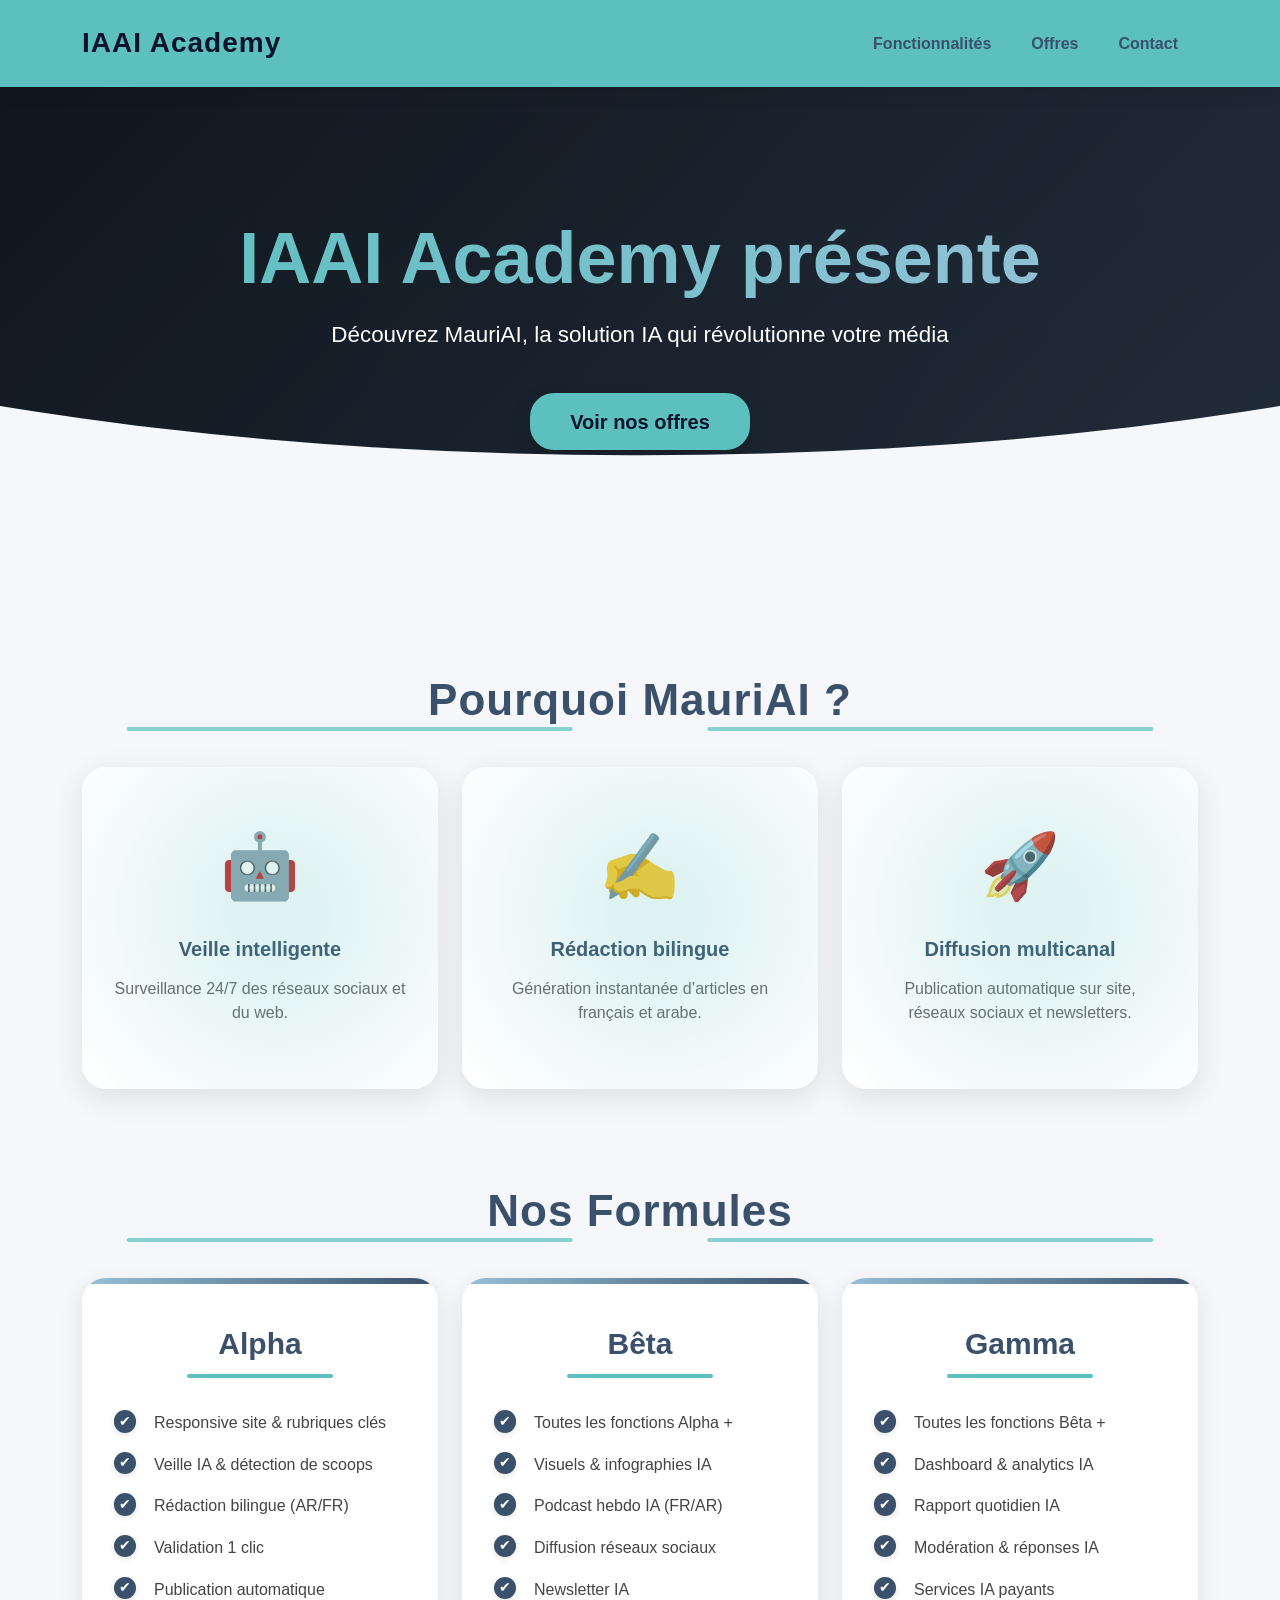
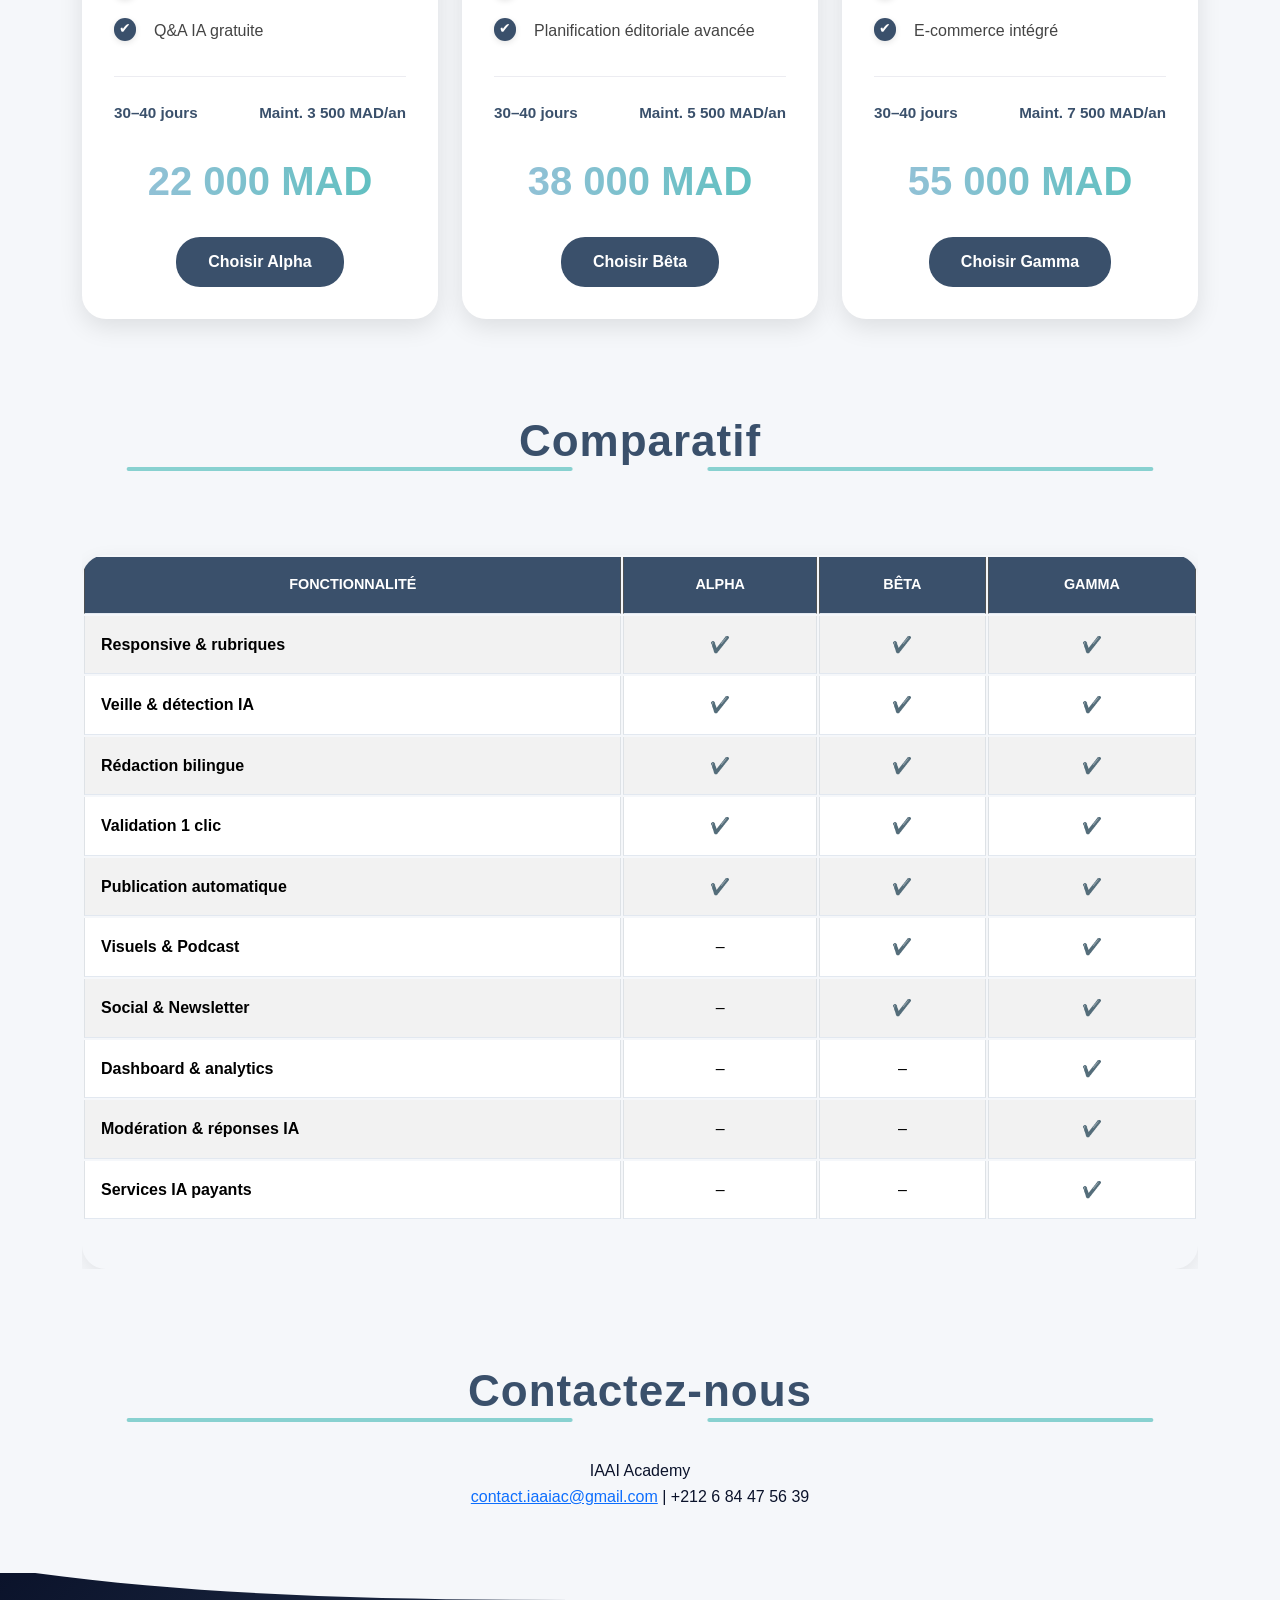
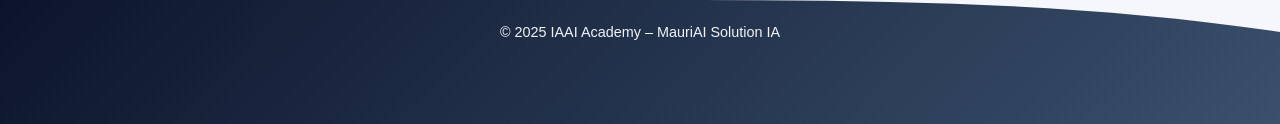
<file: index.html>
<!DOCTYPE html>
<html lang="fr">
<head>
  <meta charset="UTF-8">
  <meta name="viewport" content="width=device-width, initial-scale=1">
  <title>IAAI Academy & MauriAI</title>
  <!-- Bootstrap CSS -->
  <link href="https://cdn.jsdelivr.net/npm/bootstrap@5.3.0/dist/css/bootstrap.min.css" rel="stylesheet">
  <!-- AOS CSS for animations -->
  <link href="https://cdn.jsdelivr.net/npm/aos@2.3.1/dist/aos.css" rel="stylesheet">
  <!-- Custom Styles -->
  <link href="styles.css" rel="stylesheet">
</head>
<body>

  <!-- NAVBAR -->
  <nav class="navbar navbar-expand-lg navbar-light sticky-top">
    <div class="container">
      <a class="navbar-brand" href="#">IAAI Academy</a>
      <button class="navbar-toggler" type="button" data-bs-toggle="collapse" data-bs-target="#navMenu">
        <span class="navbar-toggler-icon"></span>
      </button>
      <div class="collapse navbar-collapse justify-content-end" id="navMenu">
        <ul class="navbar-nav">
          <li class="nav-item"><a class="nav-link" href="#features">Fonctionnalités</a></li>
          <li class="nav-item"><a class="nav-link" href="#pricing">Offres</a></li>
          <li class="nav-item"><a class="nav-link" href="#contact">Contact</a></li>
        </ul>
      </div>
    </div>
  </nav>

  <!-- HERO SECTION -->
  <header class="hero mb-5">
    <div class="overlay"></div>
    <div class="container text-center">
      <h1 data-aos="fade-down">IAAI Academy présente</h1>
      <p class="lead" data-aos="fade-up">Découvrez <strong>MauriAI</strong>, la solution IA qui révolutionne votre média</p>
      <a href="#pricing" class="btn btn-primary btn-lg" data-aos="zoom-in">Voir nos offres</a>
    </div>
    <div class="wave"></div>
  </header>

  <div class="container">

    <!-- FEATURES -->
    <h2 id="features" class="section-title" data-aos="fade-up">Pourquoi MauriAI ?</h2>
    <div class="row gy-5">
      <div class="col-md-4" data-aos="fade-up" data-aos-delay="100">
        <div class="feature">
          <div class="feature-icon">🤖</div>
          <h5>Veille intelligente</h5>
          <p>Surveillance 24/7 des réseaux sociaux et du web.</p>
        </div>
      </div>
      <div class="col-md-4" data-aos="fade-up" data-aos-delay="200">
        <div class="feature">
          <div class="feature-icon">✍️</div>
          <h5>Rédaction bilingue</h5>
          <p>Génération instantanée d’articles en français et arabe.</p>
        </div>
      </div>
      <div class="col-md-4" data-aos="fade-up" data-aos-delay="300">
        <div class="feature">
          <div class="feature-icon">🚀</div>
          <h5>Diffusion multicanal</h5>
          <p>Publication automatique sur site, réseaux sociaux et newsletters.</p>
        </div>
      </div>
    </div>

    <!-- PRICING PLANS -->
    <h2 id="pricing" class="section-title" data-aos="fade-up">Nos Formules</h2>
    <div class="row gy-5">
      <!-- Alpha Plan -->
      <div class="col-md-4" data-aos="zoom-in">
        <div class="pricing-card">
          <div class="pricing-header"><h4>Alpha</h4></div>
          <ul>
            <li>Responsive site & rubriques clés</li>
            <li>Veille IA & détection de scoops</li>
            <li>Rédaction bilingue (AR/FR)</li>
            <li>Validation 1 clic</li>
            <li>Publication automatique</li>
            <li>Q&A IA gratuite</li>
          </ul>
          <div class="pricing-meta"><span>30–40 jours</span><span>Maint. 3 500 MAD/an</span></div>
          <div class="pricing-price">22 000 MAD</div>
          <button class="btn-choose">Choisir Alpha</button>
        </div>
      </div>
      <!-- Beta Plan -->
      <div class="col-md-4" data-aos="zoom-in" data-aos-delay="100">
        <div class="pricing-card">
          <div class="pricing-header"><h4>Bêta</h4></div>
          <ul>
            <li>Toutes les fonctions Alpha +</li>
            <li>Visuels & infographies IA</li>
            <li>Podcast hebdo IA (FR/AR)</li>
            <li>Diffusion réseaux sociaux</li>
            <li>Newsletter IA</li>
            <li>Planification éditoriale avancée</li>
          </ul>
          <div class="pricing-meta"><span>30–40 jours</span><span>Maint. 5 500 MAD/an</span></div>
          <div class="pricing-price">38 000 MAD</div>
          <button class="btn-choose">Choisir Bêta</button>
        </div>
      </div>
      <!-- Gamma Plan -->
      <div class="col-md-4" data-aos="zoom-in" data-aos-delay="200">
        <div class="pricing-card">
          <div class="pricing-header"><h4>Gamma</h4></div>
          <ul>
            <li>Toutes les fonctions Bêta +</li>
            <li>Dashboard & analytics IA</li>
            <li>Rapport quotidien IA</li>
            <li>Modération & réponses IA</li>
            <li>Services IA payants</li>
            <li>E-commerce intégré</li>
          </ul>
          <div class="pricing-meta"><span>30–40 jours</span><span>Maint. 7 500 MAD/an</span></div>
          <div class="pricing-price">55 000 MAD</div>
          <button class="btn-choose">Choisir Gamma</button>
        </div>
      </div>
    </div>

    <!-- COMPARATIVE TABLE -->
    <h2 class="section-title" data-aos="fade-up">Comparatif</h2>
    <div class="table-boost-wrapper" data-aos="fade-up" data-aos-delay="100">
      <div class="table-boost">
        <table class="table table-bordered table-striped mb-5">
          <thead class="table-dark">
            <tr>
              <th>Fonctionnalité</th><th>Alpha</th><th>Bêta</th><th>Gamma</th>
            </tr>
          </thead>
          <tbody>
            <tr><td>Responsive & rubriques</td><td>✔️</td><td>✔️</td><td>✔️</td></tr>
            <tr><td>Veille & détection IA</td><td>✔️</td><td>✔️</td><td>✔️</td></tr>
            <tr><td>Rédaction bilingue</td><td>✔️</td><td>✔️</td><td>✔️</td></tr>
            <tr><td>Validation 1 clic</td><td>✔️</td><td>✔️</td><td>✔️</td></tr>
            <tr><td>Publication automatique</td><td>✔️</td><td>✔️</td><td>✔️</td></tr>
            <tr><td>Visuels & Podcast</td><td>–</td><td>✔️</td><td>✔️</td></tr>
            <tr><td>Social & Newsletter</td><td>–</td><td>✔️</td><td>✔️</td></tr>
            <tr><td>Dashboard & analytics</td><td>–</td><td>–</td><td>✔️</td></tr>
            <tr><td>Modération & réponses IA</td><td>–</td><td>–</td><td>✔️</td></tr>
            <tr><td>Services IA payants</td><td>–</td><td>–</td><td>✔️</td></tr>
          </tbody>
        </table>
      </div>
    </div>

    <!-- CONTACT -->
    <div id="contact" class="text-center mb-5" data-aos="fade-up">
      <h2 class="section-title">Contactez-nous</h2>
      <p>IAAI Academy<br>
      <a href="mailto:contact.iaaiac@gmail.com">contact.iaaiac@gmail.com</a> | +212 6 84 47 56 39</p>
    </div>
  </div>

  <!-- FOOTER -->
  <footer>
    <p>&copy; 2025 IAAI Academy – MauriAI Solution IA</p>
  </footer>

  <!-- Scripts -->
  <script src="https://cdn.jsdelivr.net/npm/bootstrap@5.3.0/dist/js/bootstrap.bundle.min.js"></script>
  <script src="https://cdn.jsdelivr.net/npm/aos@2.3.1/dist/aos.js"></script>
  <script>
    // Initialize animate on scroll
    AOS.init({ duration: 800, once: true });

    // Navbar background change on scroll
    const nav = document.querySelector('.navbar');
    window.addEventListener('scroll', () => {
      nav.classList.toggle('scrolled', window.scrollY > 50);
    });
  </script>
</body>
</html>
</file>
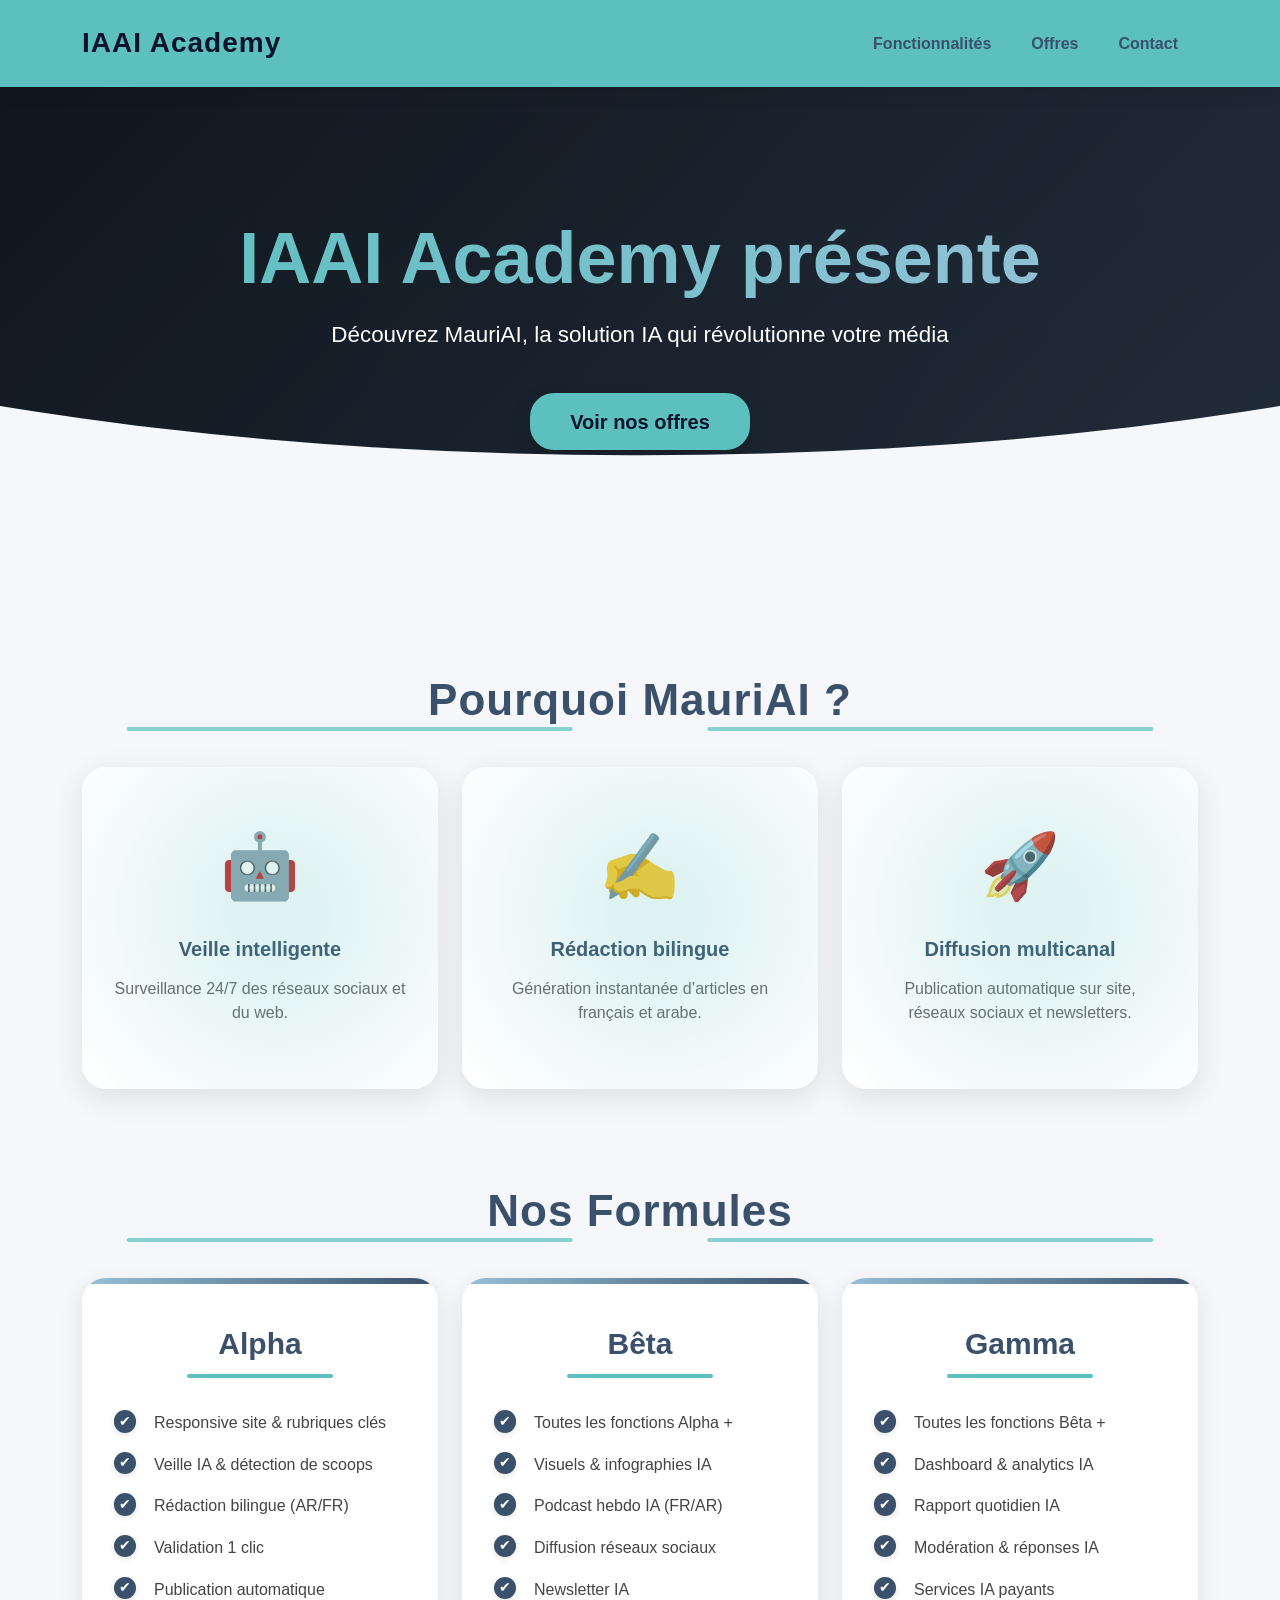
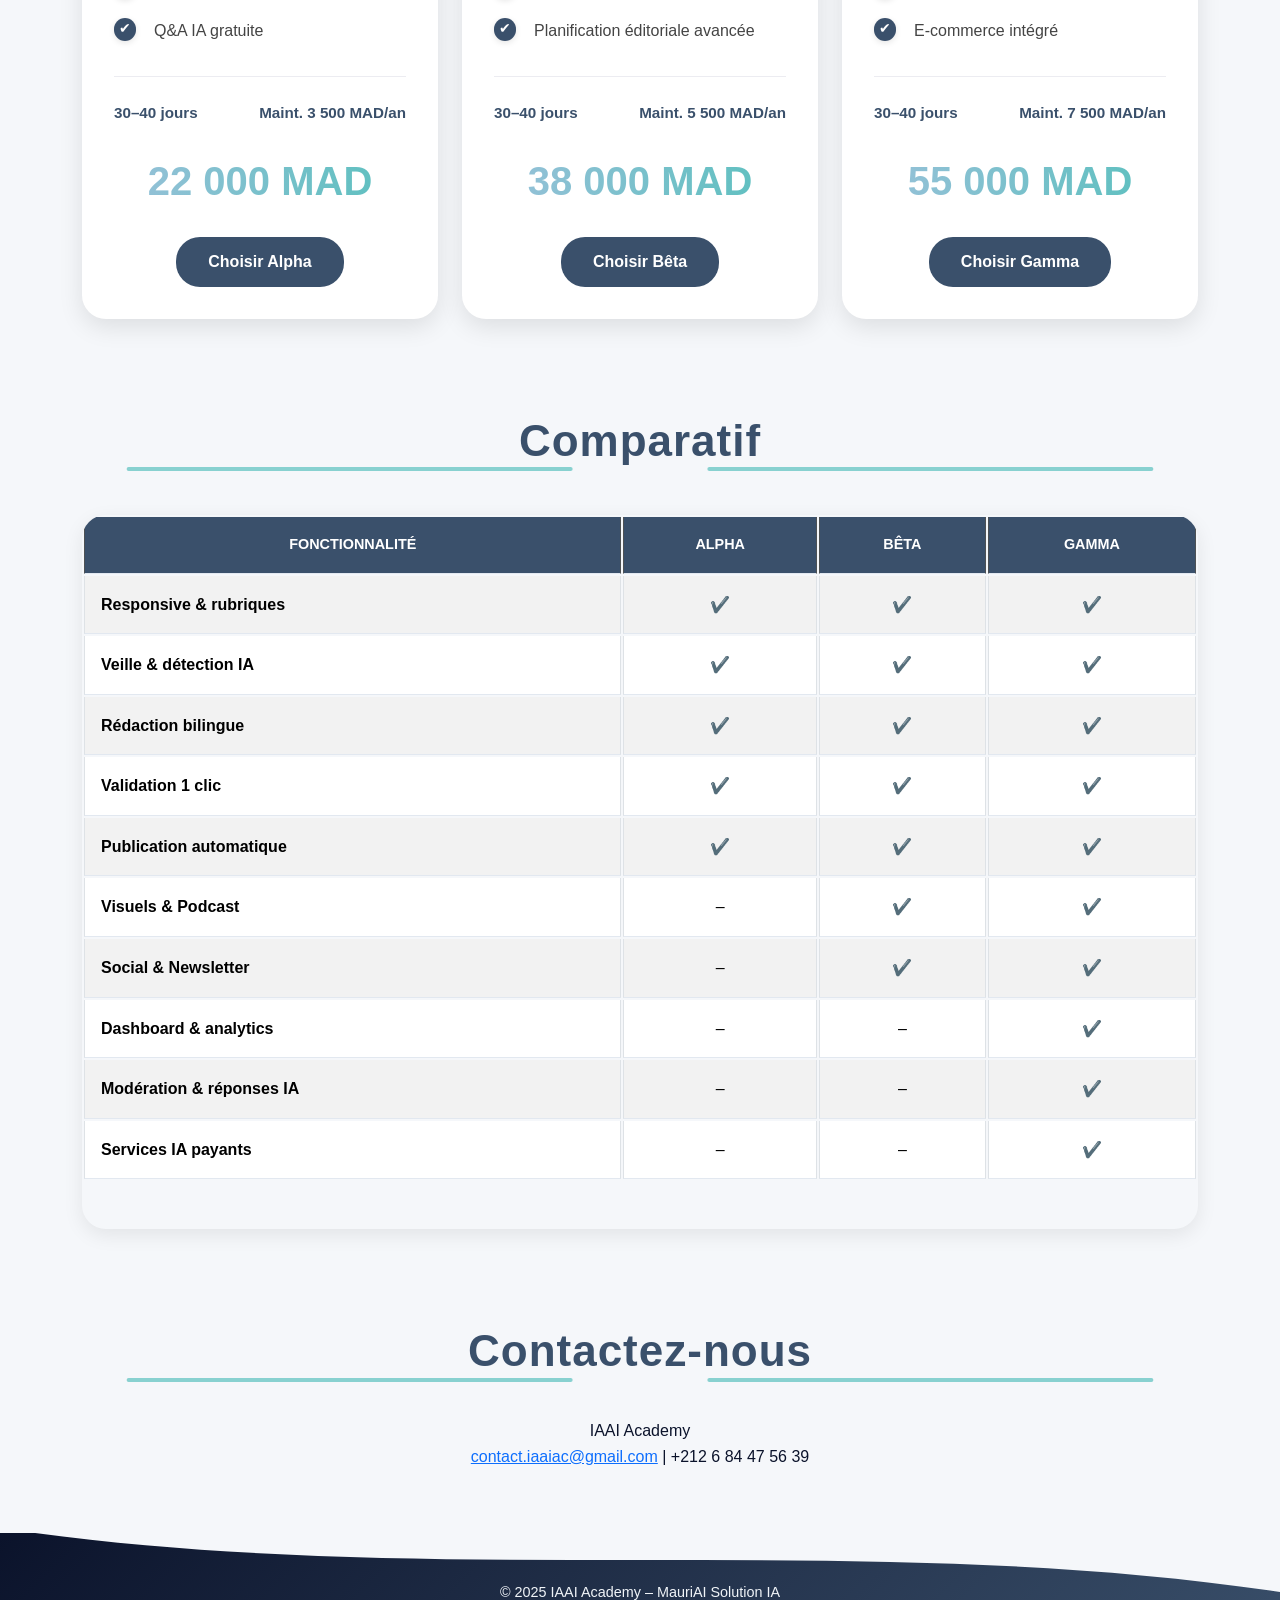
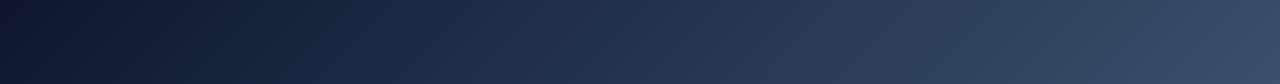
<file: test.html>
<!DOCTYPE html>
<html lang="fr">
<head>
  <meta charset="UTF-8">
  <meta name="viewport" content="width=device-width, initial-scale=1">
  <title>IAAI Academy & MauriAI</title>
  <!-- Bootstrap CSS -->
  <link href="https://cdn.jsdelivr.net/npm/bootstrap@5.3.0/dist/css/bootstrap.min.css" rel="stylesheet">
  <!-- AOS CSS for animations -->
  <link href="https://cdn.jsdelivr.net/npm/aos@2.3.1/dist/aos.css" rel="stylesheet">
  <!-- Custom Styles -->
  <link href="styles.css" rel="stylesheet">
</head>
<body>

  <!-- NAVBAR -->
  <nav class="navbar navbar-expand-lg navbar-light sticky-top">
    <div class="container">
      <a class="navbar-brand" href="#">IAAI Academy</a>
      <button class="navbar-toggler" type="button" data-bs-toggle="collapse" data-bs-target="#navMenu">
        <span class="navbar-toggler-icon"></span>
      </button>
      <div class="collapse navbar-collapse justify-content-end" id="navMenu">
        <ul class="navbar-nav">
          <li class="nav-item"><a class="nav-link" href="#features">Fonctionnalités</a></li>
          <li class="nav-item"><a class="nav-link" href="#pricing">Offres</a></li>
          <li class="nav-item"><a class="nav-link" href="#contact">Contact</a></li>
        </ul>
      </div>
    </div>
  </nav>

  <!-- HERO SECTION -->
  <header class="hero mb-5">
    <div class="overlay"></div>
    <div class="container text-center">
      <h1 data-aos="fade-down">IAAI Academy présente</h1>
      <p class="lead" data-aos="fade-up">Découvrez <strong>MauriAI</strong>, la solution IA qui révolutionne votre média</p>
      <a href="#pricing" class="btn btn-primary btn-lg" data-aos="zoom-in">Voir nos offres</a>
    </div>
  </header>

  <div class="container">

    <!-- FEATURES -->
    <h2 id="features" class="section-title" data-aos="fade-up">Pourquoi MauriAI ?</h2>
    <div class="row gy-5">
      <div class="col-md-4" data-aos="fade-up" data-aos-delay="100">
        <div class="feature">
          <div class="feature-icon">🤖</div>
          <h5>Veille intelligente</h5>
          <p>Surveillance 24/7 des réseaux sociaux et du web.</p>
        </div>
      </div>
      <div class="col-md-4" data-aos="fade-up" data-aos-delay="200">
        <div class="feature">
          <div class="feature-icon">✍️</div>
          <h5>Rédaction bilingue</h5>
          <p>Génération instantanée d’articles en français et arabe.</p>
        </div>
      </div>
      <div class="col-md-4" data-aos="fade-up" data-aos-delay="300">
        <div class="feature">
          <div class="feature-icon">🚀</div>
          <h5>Diffusion multicanal</h5>
          <p>Publication automatique sur site, réseaux sociaux et newsletters.</p>
        </div>
      </div>
    </div>

    <!-- PRICING PLANS -->
    <h2 id="pricing" class="section-title" data-aos="fade-up">Nos Formules</h2>
    <div class="row gy-5">
      <!-- Alpha Plan -->
      <div class="col-md-4" data-aos="zoom-in">
        <div class="pricing-card">
          <div class="pricing-header"><h4>Alpha</h4></div>
          <ul>
            <li>Responsive site & rubriques clés</li>
            <li>Veille IA & détection de scoops</li>
            <li>Rédaction bilingue (AR/FR)</li>
            <li>Validation 1 clic</li>
            <li>Publication automatique</li>
            <li>Q&A IA gratuite</li>
          </ul>
          <div class="pricing-meta"><span>30–40 jours</span><span>Maint. 3 500 MAD/an</span></div>
          <div class="pricing-price">22 000 MAD</div>
          <button class="btn-choose">Choisir Alpha</button>
        </div>
      </div>
      <!-- Beta Plan -->
      <div class="col-md-4" data-aos="zoom-in" data-aos-delay="100">
        <div class="pricing-card">
          <div class="pricing-header"><h4>Bêta</h4></div>
          <ul>
            <li>Toutes les fonctions Alpha +</li>
            <li>Visuels & infographies IA</li>
            <li>Podcast hebdo IA (FR/AR)</li>
            <li>Diffusion réseaux sociaux</li>
            <li>Newsletter IA</li>
            <li>Planification éditoriale avancée</li>
          </ul>
          <div class="pricing-meta"><span>30–40 jours</span><span>Maint. 5 500 MAD/an</span></div>
          <div class="pricing-price">38 000 MAD</div>
          <button class="btn-choose">Choisir Bêta</button>
        </div>
      </div>
      <!-- Gamma Plan -->
      <div class="col-md-4" data-aos="zoom-in" data-aos-delay="200">
        <div class="pricing-card">
          <div class="pricing-header"><h4>Gamma</h4></div>
          <ul>
            <li>Toutes les fonctions Bêta +</li>
            <li>Dashboard & analytics IA</li>
            <li>Rapport quotidien IA</li>
            <li>Modération & réponses IA</li>
            <li>Services IA payants</li>
            <li>E-commerce intégré</li>
          </ul>
          <div class="pricing-meta"><span>30–40 jours</span><span>Maint. 7 500 MAD/an</span></div>
          <div class="pricing-price">55 000 MAD</div>
          <button class="btn-choose">Choisir Gamma</button>
        </div>
      </div>
    </div>

    <!-- COMPARATIVE TABLE -->
    <h2 class="section-title" data-aos="fade-up">Comparatif</h2>
    <div class="table-responsive table-boost" data-aos="fade-up" data-aos-delay="100">
      <table class="table table-bordered table-striped mb-5">
        <thead class="table-dark">
          <tr>
            <th>Fonctionnalité</th><th>Alpha</th><th>Bêta</th><th>Gamma</th>
          </tr>
        </thead>
        <tbody>
          <tr><td>Responsive & rubriques</td><td>✔️</td><td>✔️</td><td>✔️</td></tr>
          <tr><td>Veille & détection IA</td><td>✔️</td><td>✔️</td><td>✔️</td></tr>
          <tr><td>Rédaction bilingue</td><td>✔️</td><td>✔️</td><td>✔️</td></tr>
          <tr><td>Validation 1 clic</td><td>✔️</td><td>✔️</td><td>✔️</td></tr>
          <tr><td>Publication automatique</td><td>✔️</td><td>✔️</td><td>✔️</td></tr>
          <tr><td>Visuels & Podcast</td><td>–</td><td>✔️</td><td>✔️</td></tr>
          <tr><td>Social & Newsletter</td><td>–</td><td>✔️</td><td>✔️</td></tr>
          <tr><td>Dashboard & analytics</td><td>–</td><td>–</td><td>✔️</td></tr>
          <tr><td>Modération & réponses IA</td><td>–</td><td>–</td><td>✔️</td></tr>
          <tr><td>Services IA payants</td><td>–</td><td>–</td><td>✔️</td></tr>
        </tbody>
      </table>
    </div>

    <!-- CONTACT -->
    <div id="contact" class="text-center mb-5" data-aos="fade-up">
      <h2 class="section-title">Contactez-nous</h2>
      <p>IAAI Academy<br>
      <a href="mailto:contact.iaaiac@gmail.com">contact.iaaiac@gmail.com</a> | +212 6 84 47 56 39</p>
    </div>
  </div>

  <!-- FOOTER -->
  <footer>
    <p>&copy; 2025 IAAI Academy – MauriAI Solution IA</p>
  </footer>

  <!-- Scripts -->
  <script src="https://cdn.jsdelivr.net/npm/bootstrap@5.3.0/dist/js/bootstrap.bundle.min.js"></script>
  <script src="https://cdn.jsdelivr.net/npm/aos@2.3.1/dist/aos.js"></script>
  <script>
    // Initialize animate on scroll
    AOS.init({ duration: 800, once: true });
  </script>
</body>
</html>
</file>
<file: styles.css>
/* styles.css */

/* ==== Root Variables (Enhanced) ==== */
:root {
  --clr-dark: #0b132b;
  --clr-mid: #3a506b;
  --clr-light: #5bc0be;
  --clr-accent: #98c1d9;
  --clr-bg: #f5f7fa;
  --radius: 1.5rem;
  --font: 'Open Sans', sans-serif;
  --transition-fast: 0.2s ease-in-out;
  --transition-slow: 0.4s ease-in-out;
  scroll-behavior: smooth;
}

/* ==== Base Styles ==== */
*,
*::before,
*::after {
  box-sizing: border-box;
}
body {
  font-family: var(--font);
  background-color: var(--clr-bg);
  color: var(--clr-dark);
  line-height: 1.6;
  min-height: 100vh;
}

/* ==== Navbar ==== */
.navbar {
  background-color: var(--clr-light);
  box-shadow: 0 4px 20px rgba(0, 0, 0, 0.08);
  padding: 1rem 2rem;
  transition: background-color var(--transition-fast), box-shadow var(--transition-fast);
}
.navbar.scrolled {
  background-color: var(--clr-bg);
  box-shadow: 0 2px 12px rgba(0, 0, 0, 0.1);
}
.navbar-brand {
  font-weight: 700;
  color: var(--clr-dark);
  font-size: 1.75rem;
  letter-spacing: 1px;
  transition: color var(--transition-fast);
}
.navbar-brand:hover {
  color: var(--clr-accent);
}
.nav-link {
  color: var(--clr-mid) !important;
  font-weight: 600;
  margin: 0 0.75rem;
  position: relative;
  transition: color var(--transition-fast), transform var(--transition-fast);
}
.nav-link::after {
  content: '';
  position: absolute;
  bottom: -4px;
  left: 50%;
  width: 0;
  height: 2px;
  background-color: var(--clr-accent);
  transition: width var(--transition-slow), left var(--transition-slow);
}
.nav-link:hover,
.nav-link.active {
  color: var(--clr-dark) !important;
  transform: translateY(-2px);
}
.nav-link:hover::after,
.nav-link.active::after {
  width: 60%;
  left: 20%;
}


/* ==== Hero Section (Advanced) ==== */
.hero {
  position: relative;
  background: linear-gradient(135deg, rgba(11,19,43,0.85), rgba(58,80,107,0.85)),
              url('https://source.unsplash.com/1920x1080/?ai,technology') center/cover no-repeat;
  padding: 8rem 1rem;
  text-align: center;
  color: #fff;
  clip-path: ellipse(100% 75% at 50% 0%);
  overflow: hidden;
}

/* Subtle animated gradient overlay */
.hero::before {
  content: '';
  position: absolute;
  inset: 0;
  background: linear-gradient(60deg, rgba(91,192,190,0.3), rgba(152,193,217,0.3));
  mix-blend-mode: overlay;
  animation: gradientShift 8s ease infinite;
}

/* Semi-transparent dark overlay for contrast */
.hero .overlay {
  position: absolute;
  inset: 0;
  background: rgba(0,0,0,0.6);
  z-index: 1;
}

/* Heading with gradient text effect */
.hero h1 {
  position: relative;
  z-index: 2;
  font-size: 4.5rem;
  font-weight: 800;
  margin-bottom: 1rem;
  background: linear-gradient(90deg, var(--clr-light), var(--clr-accent));
  -webkit-background-clip: text;
  -webkit-text-fill-color: transparent;
  animation: fadeInDown 1s ease forwards;
}

/* Subheading */
.hero p {
  position: relative;
  z-index: 2;
  font-size: 1.4rem;
  opacity: 0.85;
  margin-bottom: 2.5rem;
  animation: fadeInUp 1s ease 0.5s forwards;
}

/* CTA Button with 3D depth */
.hero .btn-primary {
  position: relative;
  z-index: 2;
  background: var(--clr-light);
  color: var(--clr-dark);
  border: none;
  padding: 0.85rem 2.5rem;
  font-weight: 700;
  border-radius: var(--radius);
  box-shadow: 0 8px 20px rgba(0,0,0,0.2);
  transition: transform 0.3s, box-shadow 0.3s;
  animation: fadeInUp 1s ease 1s forwards;
}
.hero .btn-primary:hover {
  transform: translateY(-6px) scale(1.02);
  box-shadow: 0 12px 30px rgba(0,0,0,0.3);
}

/* Animated background gradient shift */
@keyframes gradientShift {
  0%, 100% { background-position: 0% 50%; }
  50% { background-position: 100% 50%; }
}

/* Fade-in animations */
@keyframes fadeInDown {
  from { opacity: 0; transform: translateY(-30px); }
  to { opacity: 1; transform: translateY(0); }
}
@keyframes fadeInUp {
  from { opacity: 0; transform: translateY(30px); }
  to { opacity: 1; transform: translateY(0); }
}

/* Decorative SVG wave at bottom */
.hero .wave {
  position: absolute;
  bottom: -1px;
  left: 0;
  width: 100%;
  height: 80px;
  background: url('data:image/svg+xml,\
    <svg xmlns="http://www.w3.org/2000/svg" viewBox="0 0 1200 100"><path fill="%23f5f7fa" d="M0,50 C300,150 900,-50 1200,50 L1200,100 L0,100 Z"/></svg>') repeat-x;
  z-index: 2;
}


/* ==== Section Titles (Enhanced) ==== */
.section-title {
  position: relative;
  font-size: 2.75rem;
  font-weight: 800;
  text-align: center;
  margin: 6rem 0 2.5rem;
  color: var(--clr-mid);
  letter-spacing: 1px;
}
.section-title::before,
.section-title::after {
  content: '';
  position: absolute;
  height: 4px;
  width: 40%;
  background: var(--clr-light);
  border-radius: 2px;
  top: 100%;
  opacity: 0.7;
}
.section-title::before {
  left: 0;
  transform: translateX(10%);
}
.section-title::after {
  right: 0;
  transform: translateX(-10%);
}

/* ==== Features (Enhanced) ==== */
.feature {
  background: #ffffff;
  border-radius: var(--radius);
  padding: 3rem 2rem;
  text-align: center;
  box-shadow: 0 8px 30px rgba(0,0,0,0.1);
  transition: transform 0.4s ease, box-shadow 0.4s ease;
  overflow: hidden;
  position: relative;
}
.feature::after {
  content: '';
  position: absolute;
  bottom: -20%;
  left: -20%;
  width: 150%;
  height: 150%;
  background: radial-gradient(circle at center, var(--clr-light) 10%, transparent 70%);
  opacity: 0.2;
  transition: opacity 0.4s;
}
.feature:hover {
  transform: translateY(-15px);
  box-shadow: 0 16px 40px rgba(0,0,0,0.15);
}
.feature:hover::after {
  opacity: 0.4;
}
.feature-icon {
  font-size: 4rem;
  color: var(--clr-accent);
  margin-bottom: 1.25rem;
}
.feature h5 {
  margin-bottom: 1rem;
  font-weight: 700;
  font-size: 1.25rem;
  color: var(--clr-mid);
}
.feature p {
  font-size: 1rem;
  color: #666;
  line-height: 1.5;
}


/* ==== Pricing Cards (Advanced) ==== */
.pricing-card {
  position: relative;
  background: #ffffff;
  border-radius: var(--radius);
  overflow: hidden;
  padding: 3rem 2rem 2rem;
  box-shadow: 0 8px 24px rgba(0,0,0,0.1);
  transition: transform 0.4s ease, box-shadow 0.4s ease;
}
.pricing-card::before {
  content: '';
  position: absolute;
  top: 0; left: 0;
  width: 100%; height: 6px;
  background: linear-gradient(90deg, var(--clr-accent), var(--clr-mid));
}
.pricing-card:hover {
  transform: translateY(-12px);
  box-shadow: 0 16px 40px rgba(0,0,0,0.15);
}

.pricing-header {
  text-align: center;
  margin-bottom: 2rem;
  position: relative;
}
.pricing-header h4 {
  display: inline-block;
  font-size: 1.875rem;
  font-weight: 700;
  color: var(--clr-mid);
  padding-bottom: 0.5rem;
}
.pricing-header h4::after {
  content: '';
  width: 50%;
  height: 4px;
  background: var(--clr-light);
  position: absolute;
  bottom: 0; left: 50%;
  transform: translateX(-50%);
  border-radius: 2px;
}

.pricing-card ul {
  list-style: none;
  padding: 0;
  margin: 1.5rem 0;
}
.pricing-card ul li {
  position: relative;
  padding-left: 2.5rem;
  margin-bottom: 1rem;
  font-size: 1rem;
  color: #444;
  transition: color 0.3s;
}
.pricing-card ul li::before {
  content: '✔';
  position: absolute;
  left: 0; top: 0;
  background: var(--clr-mid);
  color: #fff;
  width: 1.4rem; height: 1.4rem;
  border-radius: 50%;
  display: flex; align-items: center; justify-content: center;
  font-size: 0.85rem;
  box-shadow: 0 2px 6px rgba(0,0,0,0.1);
}
.pricing-card ul li:hover {
  color: var(--clr-dark);
}

.pricing-meta {
  display: flex;
  justify-content: space-between;
  flex-wrap: wrap;
  margin-top: 2rem;
  padding-top: 1.5rem;
  border-top: 1px solid #ececf1;
  font-weight: 600;
  color: var(--clr-mid);
  font-size: 0.95rem;
}

.pricing-price {
  font-size: 2.5rem;
  font-weight: 800;
  margin: 1.5rem 0;
  color: var(--clr-dark);
  text-align: center;
  background: linear-gradient(to right, var(--clr-accent), var(--clr-light));
  -webkit-background-clip: text;
  -webkit-text-fill-color: transparent;
}

.btn-choose {
  display: block;
  margin: 1.5rem auto 0;
  background: var(--clr-mid);
  color: #fff;
  border: none;
  padding: 0.75rem 2rem;
  font-weight: 700;
  border-radius: var(--radius);
  transition: background 0.3s, transform 0.3s;
}
.btn-choose:hover {
  background: var(--clr-accent);
  transform: translateY(-4px);
  box-shadow: 0 8px 20px rgba(0,0,0,0.2);
}


/* ==== Comparative Table Responsive ==== */

/* Wrap the table in a horizontally scrollable container */
.table-boost-wrapper {
  overflow-x: auto;
  -webkit-overflow-scrolling: touch;
}

/* Ensure the table takes its intrinsic width */
.table-boost {
  margin-top: 3rem;
  border-radius: var(--radius);
  overflow: hidden;
  box-shadow: 0 6px 20px rgba(0,0,0,0.08);
  width: max-content;          /* Allow intrinsic width */
  min-width: 100%;             /* But at least fill container */
}

/* Standard table styling */
.table-boost table {
  border-collapse: separate;
  width: 100%;
}
.table-boost thead th {
  background: var(--clr-mid);
  color: #fff;
  text-transform: uppercase;
  font-size: 0.9rem;
  position: sticky;
  top: 0;
  z-index: 2;
  padding: 1rem;
}
.table-boost tbody tr {
  transition: background 0.3s;
}
.table-boost tbody tr:nth-child(even) {
  background: #fafbfd;
}
.table-boost tbody tr:hover {
  background: var(--clr-accent);
}
.table-boost th,
.table-boost td {
  padding: 1rem;
  text-align: center;
  vertical-align: middle;
  border-bottom: 1px solid #e2e8f0;
}
.table-boost td:first-child {
  font-weight: 600;
  text-align: left;
}

/* Mobile-specific tweaks */
@media (max-width: 768px) {
  .table-boost-wrapper::-webkit-scrollbar {
    height: 6px;
  }
  .table-boost-wrapper::-webkit-scrollbar-thumb {
    background: var(--clr-mid);
    border-radius: 3px;
  }
  .table-boost-wrapper::-webkit-scrollbar-track {
    background: var(--clr-bg);
  }
  /* Reduce padding on cells to fit more content */
  .table-boost th,
  .table-boost td {
    padding: 0.75rem 0.5rem;
  }
  /* Slightly shrink font-size for readability */
  .table-boost thead th {
    font-size: 0.8rem;
  }
  .table-boost td {
    font-size: 0.85rem;
  }
}


/* ==== Footer (Upgraded) ==== */
footer {
  background: linear-gradient(135deg, var(--clr-dark), var(--clr-mid));
  color: #f0f4f8;
  text-align: center;
  padding: 3rem 1rem 4rem;
  margin-top: 4rem;
  font-size: 0.9rem;
  position: relative;
  overflow: hidden;
}

/* Subtle top wave with SVG for smooth transition */
footer::before {
  content: '';
  position: absolute;
  top: -1px;
  left: 0;
  width: 100%;
  height: 60px;
  background: url("data:image/svg+xml,%3Csvg viewBox='0 0 1200 60' xmlns='http://www.w3.org/2000/svg'%3E%3Cpath d='M0 0 C400 60 800 0 1200 60 L1200 0 L0 0 Z' fill='%23f5f7fa'/%3E%3C/svg%3E") no-repeat center bottom;
  background-size: cover;
  pointer-events: none;
}

/* Decorative spotlight effect */
footer::after {
  content: '';
  position: absolute;
  bottom: -20%;
  right: -20%;
  width: 200px;
  height: 200px;
  background: radial-gradient(circle at center, rgba(255,255,255,0.08), transparent 60%);
  filter: blur(30px);
  pointer-events: none;
}

/* Footer links */
footer a {
  color: var(--clr-light);
  text-decoration: none;
  border-bottom: 1px solid transparent;
  transition: color 0.3s, border-color 0.3s;
}
footer a:hover {
  color: var(--clr-accent);
  border-color: var(--clr-accent);
}

/* Social Icons Container */
.footer-social {
  margin-top: 1rem;
  display: flex;
  justify-content: center;
  gap: 1rem;
}
.footer-social a {
  display: inline-flex;
  align-items: center;
  justify-content: center;
  width: 36px;
  height: 36px;
  background: rgba(240,244,248,0.2);
  border-radius: 50%;
  transition: background 0.3s, transform 0.3s;
}
.footer-social a:hover {
  background: rgba(240,244,248,0.4);
  transform: translateY(-3px);
}

/* Copyright */
.footer-copy {
  margin-top: 2rem;
  font-size: 0.85rem;
  opacity: 0.8;
}
</file>
